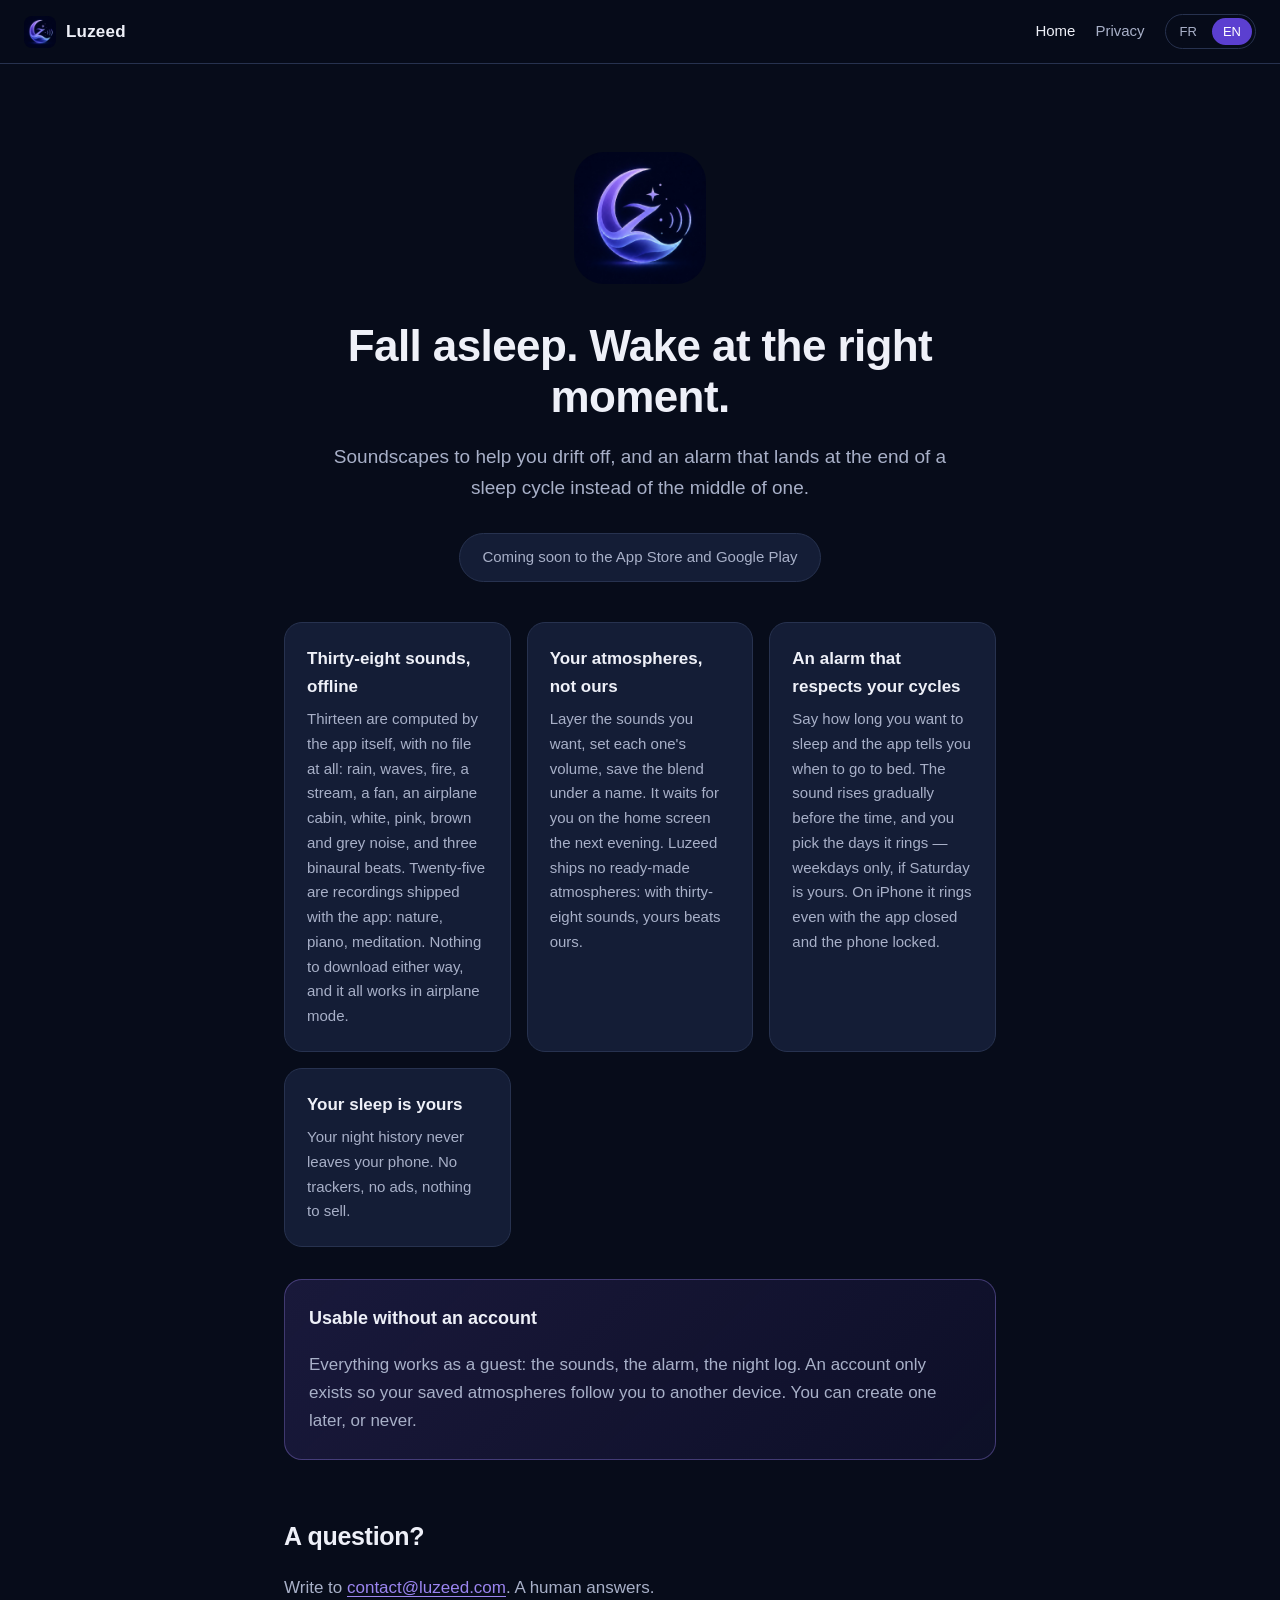
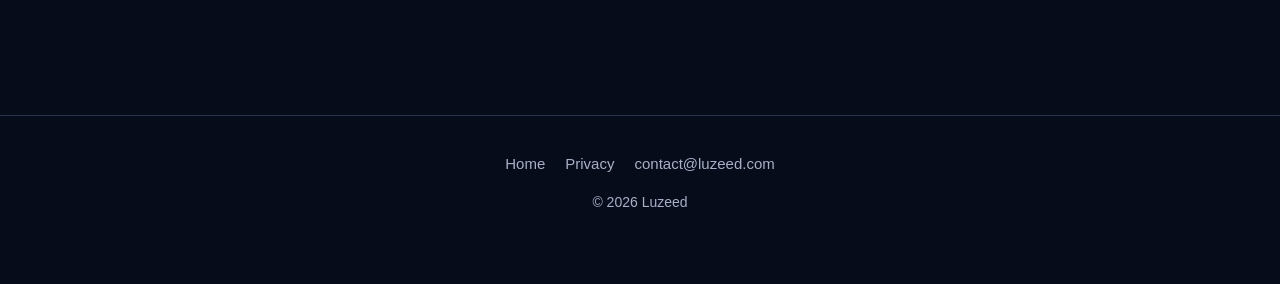
<file: index.html>
<!doctype html>
<html lang="fr">
  <head>
    <meta charset="utf-8" />
    <meta name="viewport" content="width=device-width, initial-scale=1" />
    <title>Luzeed — s'endormir, se réveiller au bon moment</title>
    <meta
      name="description"
      content="Luzeed aide à s'endormir avec des ambiances sonores et à se réveiller au bon moment du cycle de sommeil. Rien ne quitte votre téléphone sans votre accord."
    />
    <link rel="icon" href="icone.png" />
    <link rel="apple-touch-icon" href="icone.png" />
    <link rel="stylesheet" href="style.css" />
    <meta name="theme-color" content="#070c1a" />
    <meta property="og:title" content="Luzeed" />
    <meta
      property="og:description"
      content="S'endormir, se réveiller au bon moment."
    />
    <meta property="og:image" content="icone.png" />
  </head>
  <body data-lang="fr">
    <header>
      <a class="marque" href="index.html">
        <img src="icone.png" alt="" />
        Luzeed
      </a>
      <nav>
        <a href="index.html" aria-current="page">
          <span class="fr">Accueil</span><span class="en">Home</span>
        </a>
        <a href="confidentialite.html">
          <span class="fr">Confidentialité</span><span class="en">Privacy</span>
        </a>
      </nav>
      <div class="langues">
        <button type="button" data-langue="fr" aria-pressed="true">FR</button>
        <button type="button" data-langue="en" aria-pressed="false">EN</button>
      </div>
    </header>

    <main>
      <div class="heros">
        <img src="icone.png" alt="Luzeed" />
        <h1>
          <span class="fr">S'endormir. Se réveiller au bon moment.</span>
          <span class="en">Fall asleep. Wake at the right moment.</span>
        </h1>
        <p class="accroche">
          <span class="fr">
            Des ambiances sonores pour trouver le sommeil, et un réveil qui
            tombe à la fin d'un cycle plutôt qu'en plein milieu.
          </span>
          <span class="en">
            Soundscapes to help you drift off, and an alarm that lands at the
            end of a sleep cycle instead of the middle of one.
          </span>
        </p>
        <span class="bientot">
          <span class="fr">Bientôt sur l'App Store et Google Play</span>
          <span class="en">Coming soon to the App Store and Google Play</span>
        </span>
      </div>

      <div class="cartes">
        <div class="carte">
          <h3>
            <span class="fr">Trente-huit sons, hors ligne</span>
            <span class="en">Thirty-eight sounds, offline</span>
          </h3>
          <p>
            <span class="fr">
              Treize sont calculés par l'app elle-même, sans le moindre fichier :
              pluie, vagues, feu, ruisseau, ventilateur, cabine d'avion, les
              bruits blanc, rose, brun et gris, et trois battements binauraux.
              Vingt-cinq sont des enregistrements livrés avec l'app : nature,
              piano, méditation. Rien à télécharger dans les deux cas, et tout
              marche en mode avion.
            </span>
            <span class="en">
              Thirteen are computed by the app itself, with no file at all: rain,
              waves, fire, a stream, a fan, an airplane cabin, white, pink, brown and grey
              noise, and three binaural beats. Twenty-five are recordings shipped with the
              app: nature, piano, meditation. Nothing to download either way, and
              it all works in airplane mode.
            </span>
          </p>
        </div>
        <div class="carte">
          <h3>
            <span class="fr">Tes ambiances, pas les nôtres</span>
            <span class="en">Your atmospheres, not ours</span>
          </h3>
          <p>
            <span class="fr">
              Superpose les sons que tu veux, règle chacun à son volume,
              enregistre le mélange sous un nom. Il t'attend sur l'accueil au
              prochain soir. Luzeed ne propose aucune ambiance toute faite : à
              trente-huit sons, la tienne vaut mieux que la nôtre.
            </span>
            <span class="en">
              Layer the sounds you want, set each one's volume, save the blend
              under a name. It waits for you on the home screen the next
              evening. Luzeed ships no ready-made atmospheres: with thirty-eight
              sounds, yours beats ours.
            </span>
          </p>
        </div>
        <div class="carte">
          <h3>
            <span class="fr">Un réveil qui respecte tes cycles</span>
            <span class="en">An alarm that respects your cycles</span>
          </h3>
          <p>
            <span class="fr">
              Dis combien de temps tu veux dormir, l'app te dit quand te
              coucher. Le son monte progressivement avant l'heure, et tu choisis
              les jours où il sonne — la semaine seulement, si le samedi
              t'appartient. Sur iPhone, il sonne même app fermée et téléphone
              verrouillé.
            </span>
            <span class="en">
              Say how long you want to sleep and the app tells you when to go to
              bed. The sound rises gradually before the time, and you pick the
              days it rings — weekdays only, if Saturday is yours. On iPhone it
              rings even with the app closed and the phone locked.
            </span>
          </p>
        </div>
        <div class="carte">
          <h3>
            <span class="fr">Ton sommeil t'appartient</span>
            <span class="en">Your sleep is yours</span>
          </h3>
          <p>
            <span class="fr">
              L'historique de tes nuits ne quitte jamais ton téléphone. Aucun
              traceur, aucune publicité, rien à vendre.
            </span>
            <span class="en">
              Your night history never leaves your phone. No trackers, no ads,
              nothing to sell.
            </span>
          </p>
        </div>
      </div>

      <div class="appui">
        <h3 style="margin-top: 0">
          <span class="fr">Utilisable sans compte</span>
          <span class="en">Usable without an account</span>
        </h3>
        <p>
          <span class="fr">
            Tout fonctionne en mode invité : les sons, le réveil, le suivi des
            nuits. Un compte ne sert qu'à retrouver tes ambiances enregistrées
            sur un autre appareil. Tu peux le créer plus tard, ou jamais.
          </span>
          <span class="en">
            Everything works as a guest: the sounds, the alarm, the night log.
            An account only exists so your saved atmospheres follow you to
            another device. You can create one later, or never.
          </span>
        </p>
      </div>

      <h2>
        <span class="fr">Une question ?</span>
        <span class="en">A question?</span>
      </h2>
      <p>
        <span class="fr">
          Écris à <a href="mailto:contact@luzeed.com">contact@luzeed.com</a>. Un
          humain répond.
        </span>
        <span class="en">
          Write to <a href="mailto:contact@luzeed.com">contact@luzeed.com</a>. A
          human answers.
        </span>
      </p>
    </main>

    <footer>
      <nav>
        <a href="index.html">
          <span class="fr">Accueil</span><span class="en">Home</span>
        </a>
        <a href="confidentialite.html">
          <span class="fr">Confidentialité</span><span class="en">Privacy</span>
        </a>
        <a href="mailto:contact@luzeed.com">contact@luzeed.com</a>
      </nav>
      <p>© 2026 Luzeed</p>
    </footer>

    <script src="langue.js"></script>
  </body>
</html>
</file>
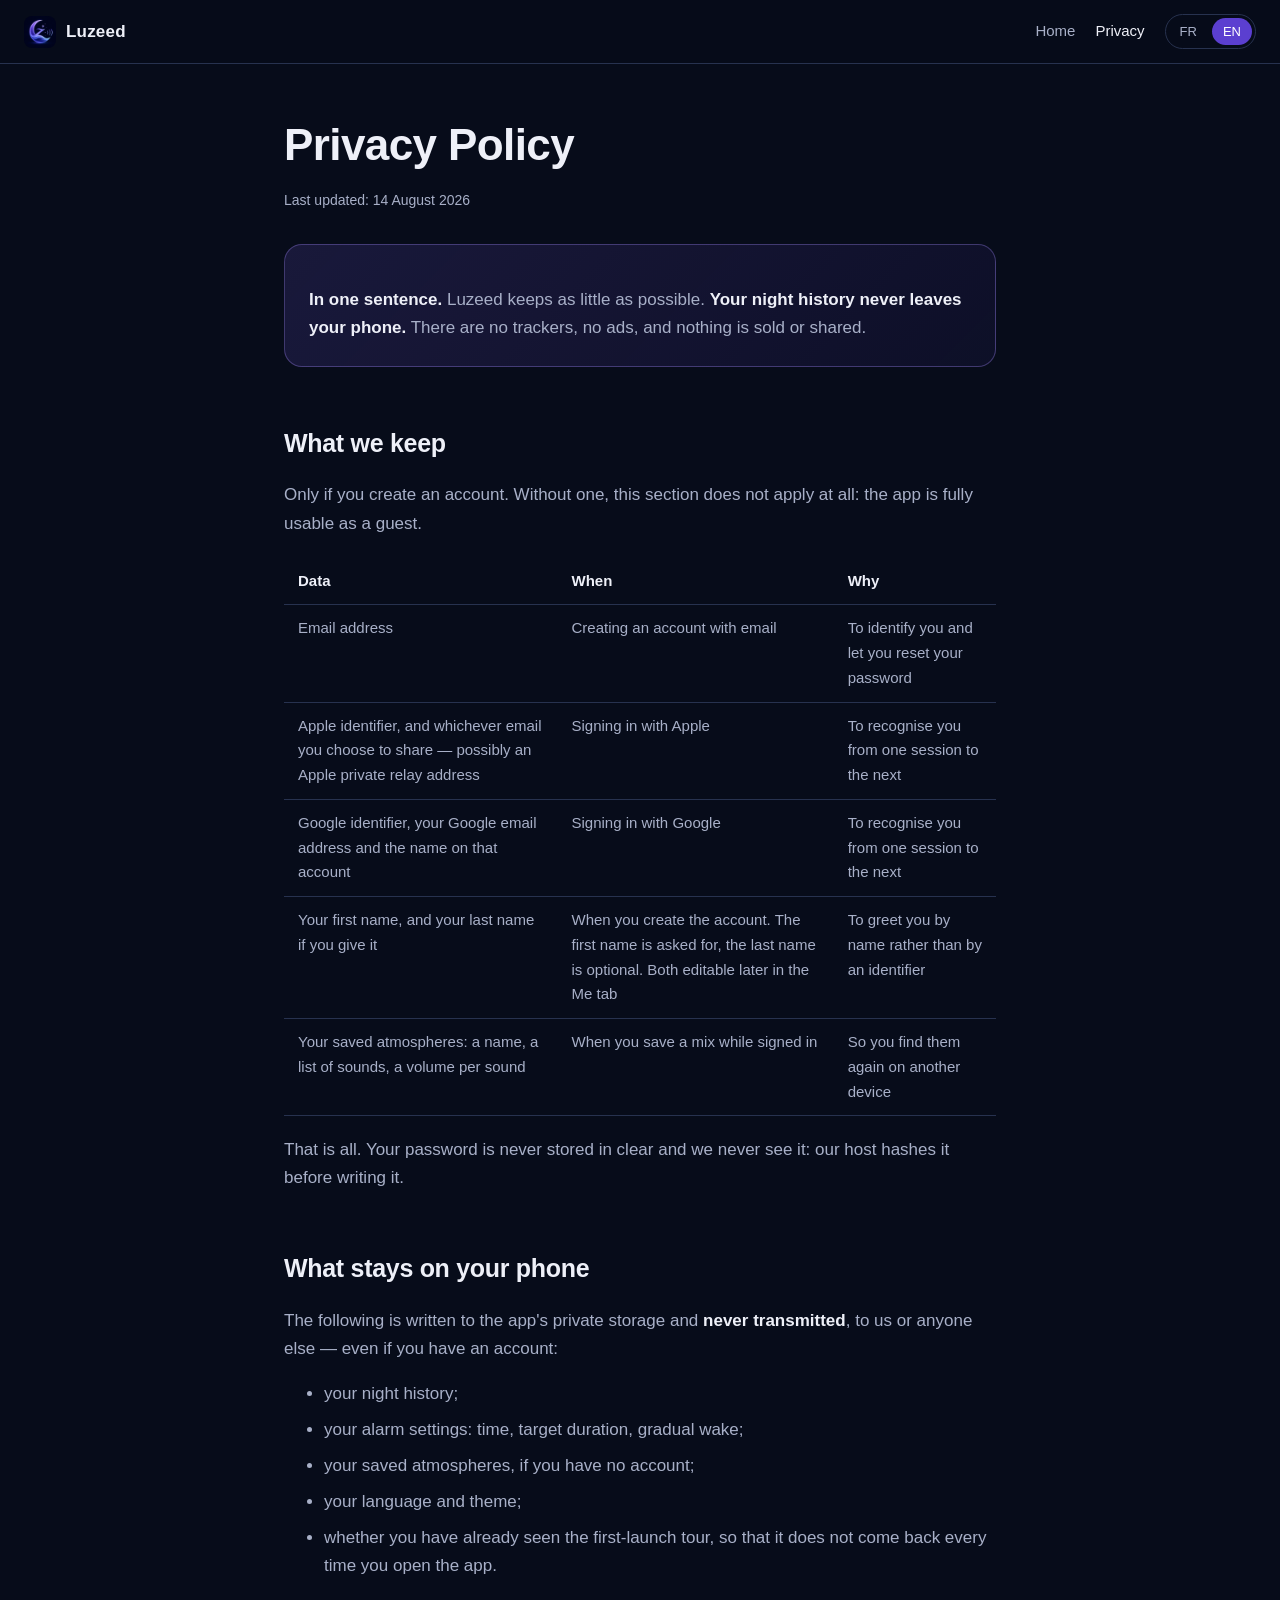
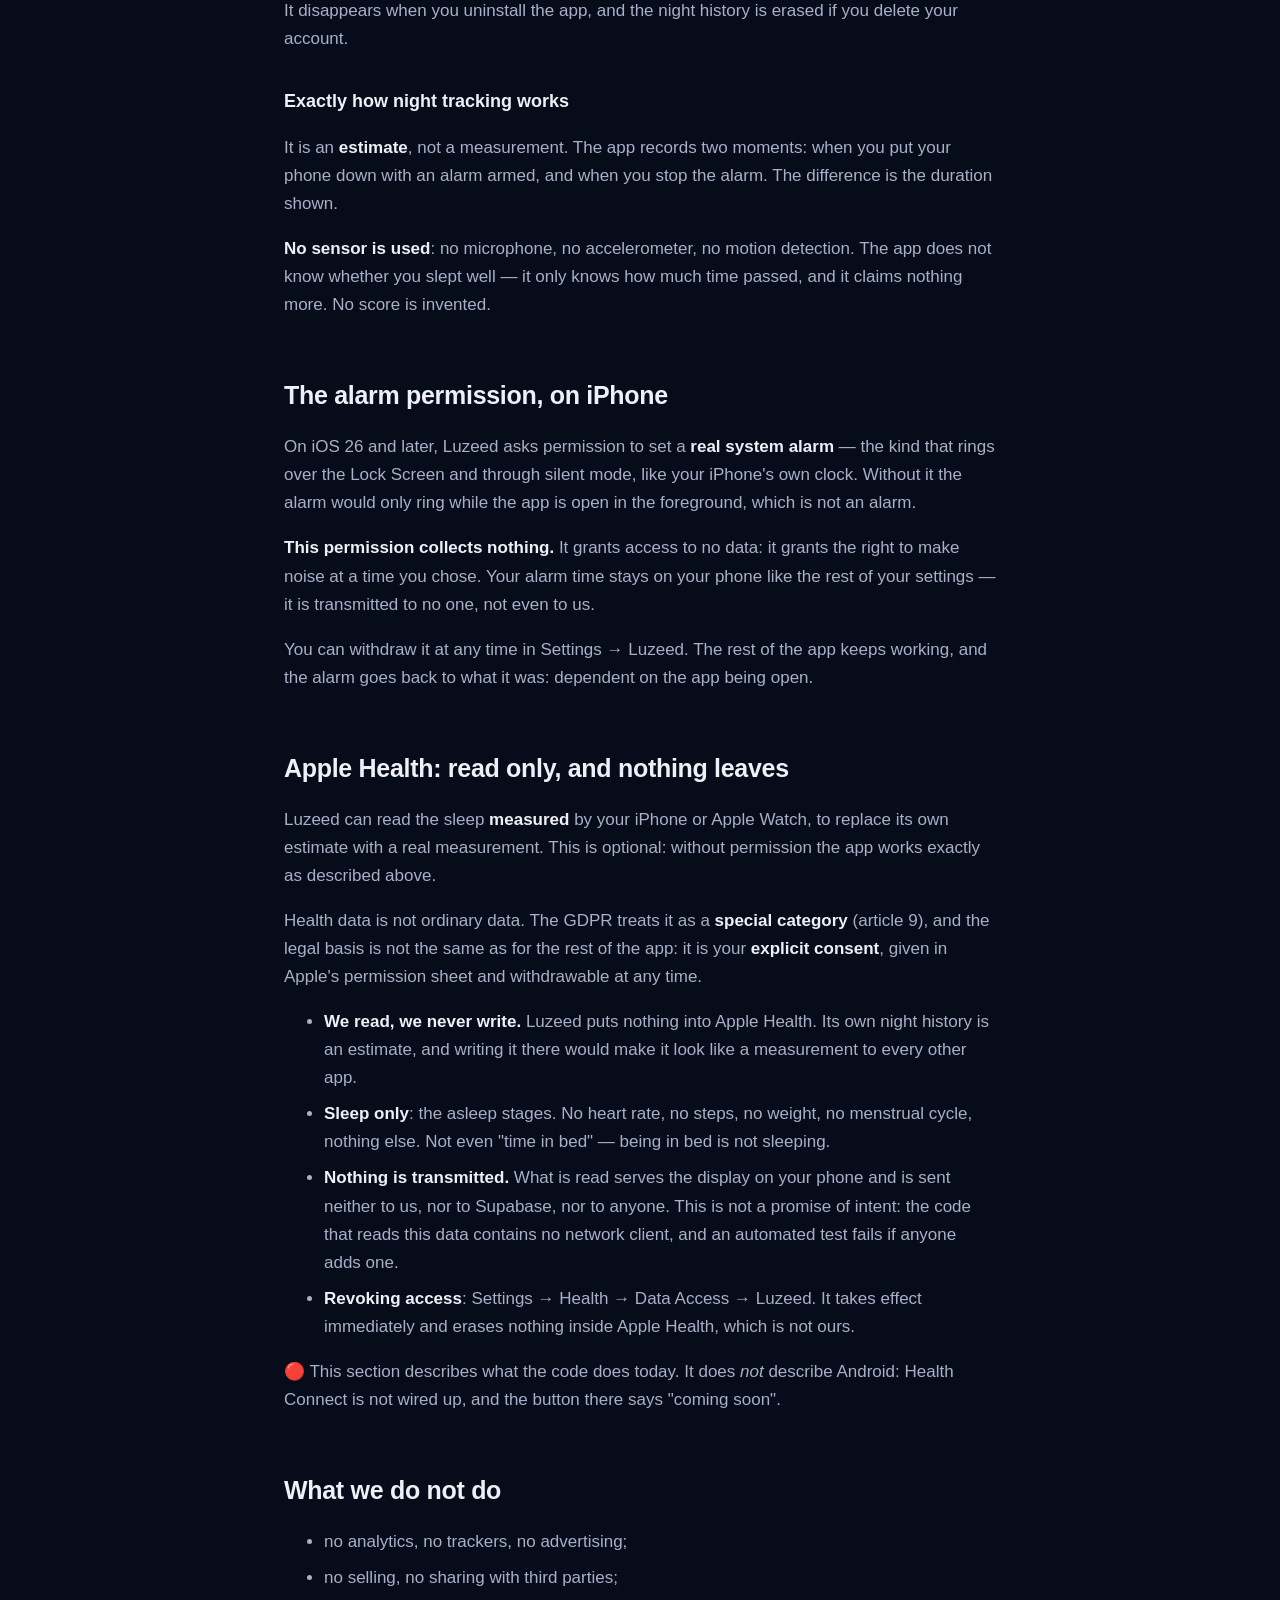
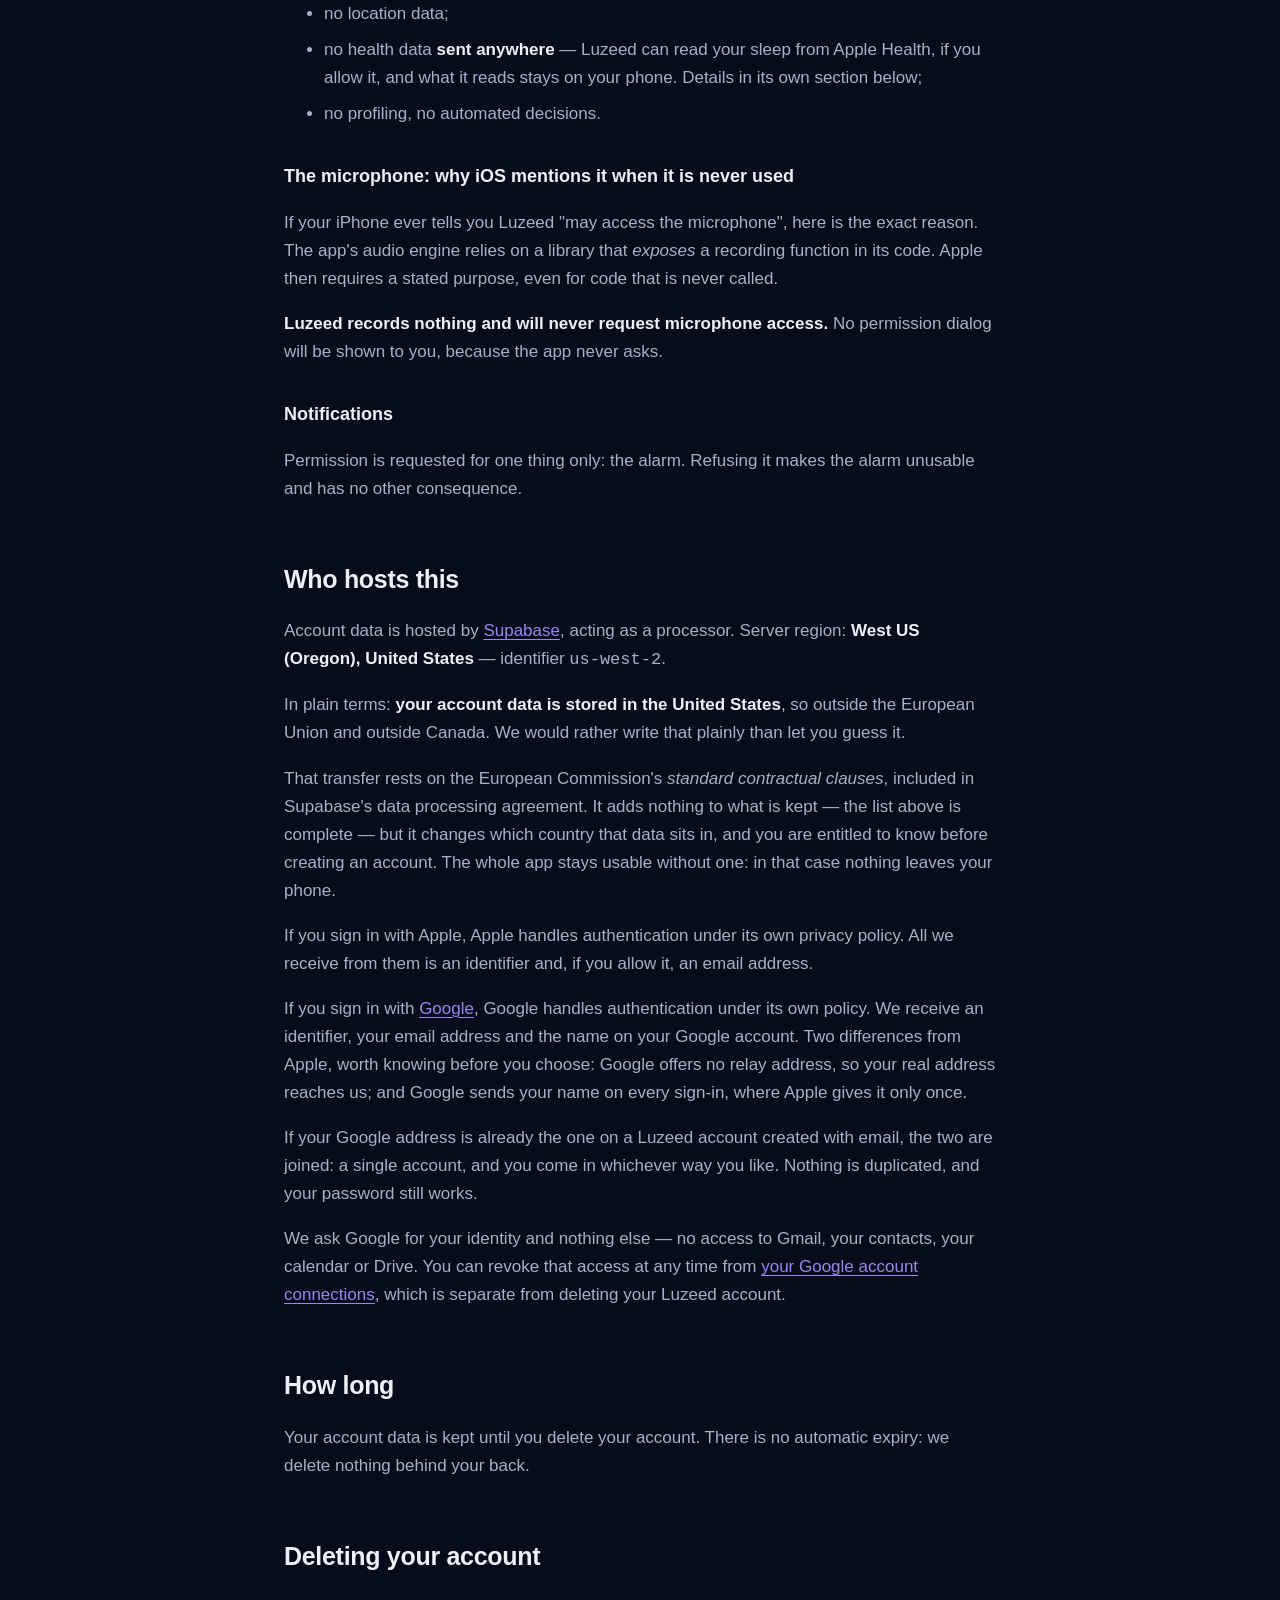
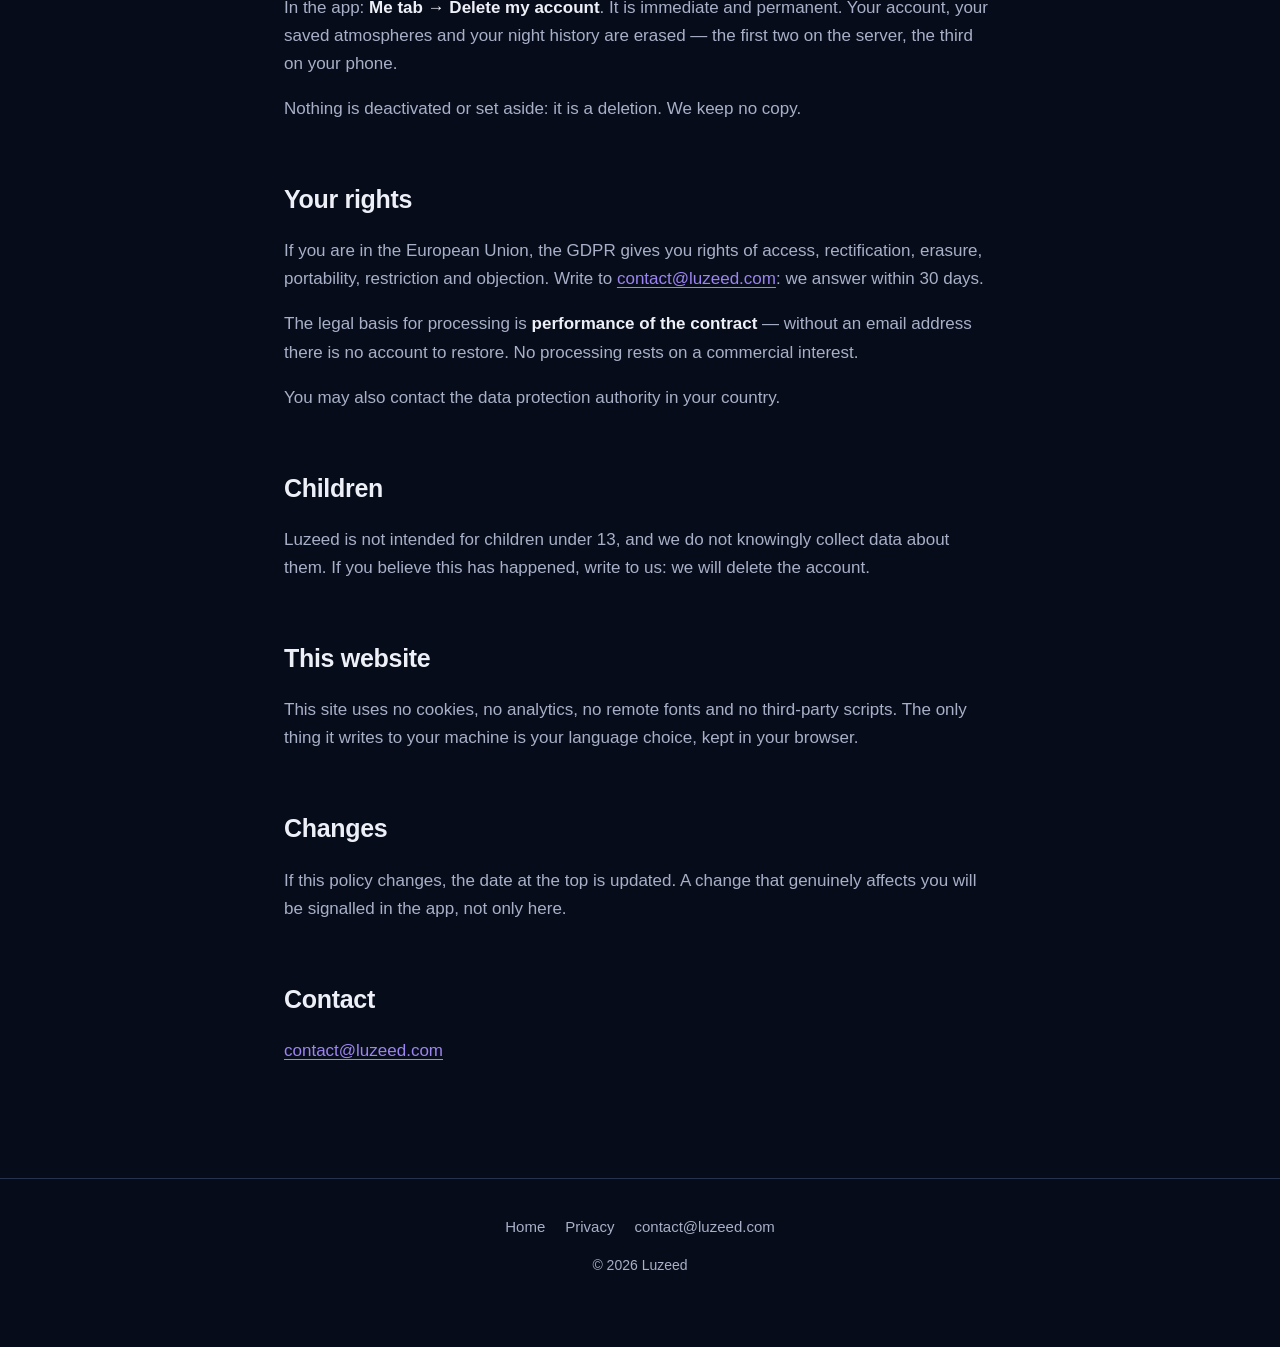
<file: confidentialite.html>
<!doctype html>
<!--
  Région relevée le 11 août 2026 : us-west-2, West US (Oregon), États-Unis.
  Lue dans Supabase → Project Settings → General → Region.

  🔴 C'est HORS Union européenne, et le texte le dit maintenant explicitement
  dans les deux langues. Un transfert hors UE ne s'écrit pas en creux : il lui
  faut un mécanisme nommé — ici les clauses contractuelles types du contrat de
  sous-traitance de Supabase.

  Si la région change un jour, ces deux paragraphes changent avec elle.

  ⚠️ Ne pas écrire ici le nom du marqueur d'avant-publication, même pour dire
  qu'il a disparu : test/privacy_claims_test.dart compte ses occurrences dans
  tout le fichier, commentaires compris, et une mention en prose suffit à faire
  croire que la page n'est pas prête. La même faute a déjà été commise trois
  fois — un test qui interdit une chaîne l'interdit AUSSI dans le texte qui
  parle d'elle.
-->
<html lang="fr">
  <head>
    <meta charset="utf-8" />
    <meta name="viewport" content="width=device-width, initial-scale=1" />
    <title>Luzeed — Politique de confidentialité</title>
    <meta
      name="description"
      content="Ce que Luzeed conserve, ce qui ne quitte jamais votre téléphone, et comment tout supprimer."
    />
    <link rel="icon" href="icone.png" />
    <link rel="apple-touch-icon" href="icone.png" />
    <link rel="stylesheet" href="style.css" />
    <meta name="theme-color" content="#070c1a" />
  </head>
  <body data-lang="fr">
    <header>
      <a class="marque" href="index.html">
        <img src="icone.png" alt="" />
        Luzeed
      </a>
      <nav>
        <a href="index.html">
          <span class="fr">Accueil</span><span class="en">Home</span>
        </a>
        <a href="confidentialite.html" aria-current="page">
          <span class="fr">Confidentialité</span><span class="en">Privacy</span>
        </a>
      </nav>
      <div class="langues">
        <button type="button" data-langue="fr" aria-pressed="true">FR</button>
        <button type="button" data-langue="en" aria-pressed="false">EN</button>
      </div>
    </header>

    <main>
      <!-- ============================== FRANÇAIS ============================== -->
      <div class="fr">
        <h1>Politique de confidentialité</h1>
        <p class="date">Dernière mise à jour : 14 août 2026</p>

        <div class="appui">
          <p>
            <strong>En une phrase.</strong> Luzeed garde le moins de choses
            possible. <strong>L'historique de tes nuits ne quitte jamais ton
            téléphone.</strong> Il n'y a aucun traceur, aucune publicité, et
            rien n'est vendu ni partagé.
          </p>
        </div>

        <h2>Ce que nous conservons</h2>
        <p>
          Uniquement si tu crées un compte. Sans compte, cette section ne
          s'applique pas du tout : l'app est entièrement utilisable en mode
          invité.
        </p>

        <table>
          <thead>
            <tr>
              <th>Donnée</th>
              <th>Quand</th>
              <th>Pourquoi</th>
            </tr>
          </thead>
          <tbody>
            <tr>
              <td>Adresse e-mail</td>
              <td>Création d'un compte par e-mail</td>
              <td>T'identifier et te permettre de réinitialiser ton mot de passe</td>
            </tr>
            <tr>
              <td>
                Identifiant Apple, et l'adresse e-mail que tu choisis de
                partager — éventuellement une adresse de relais privé Apple
              </td>
              <td>Connexion avec Apple</td>
              <td>T'identifier d'une session à l'autre</td>
            </tr>
            <tr>
              <td>
                Identifiant Google, ton adresse e-mail Google et le nom associé
                à ce compte
              </td>
              <td>Connexion avec Google</td>
              <td>T'identifier d'une session à l'autre</td>
            </tr>
            <tr>
              <td>Ton prénom, et ton nom si tu le donnes</td>
              <td>
                À la création du compte. Le prénom est demandé, le nom de
                famille est facultatif. Modifiables ensuite dans l'onglet Moi
              </td>
              <td>Te saluer par ton nom plutôt que par un identifiant</td>
            </tr>
            <tr>
              <td>Tes ambiances enregistrées : un nom, une liste de sons, un volume par son</td>
              <td>Quand tu enregistres un mélange en étant connecté</td>
              <td>Les retrouver sur un autre appareil</td>
            </tr>
          </tbody>
        </table>

        <p>
          C'est tout. Ton mot de passe n'est jamais conservé en clair et nous ne
          le voyons pas : il est haché par notre hébergeur avant d'être écrit.
        </p>

        <h2>Ce qui reste sur ton téléphone</h2>
        <p>
          Ces informations sont écrites dans le stockage privé de l'app et
          <strong>ne sont jamais transmises</strong>, ni à nous ni à personne —
          même si tu as un compte :
        </p>
        <ul>
          <li>l'historique de tes nuits ;</li>
          <li>tes réglages de réveil : heure, durée cible, réveil progressif ;</li>
          <li>tes ambiances enregistrées, si tu n'as pas de compte ;</li>
          <li>ta langue et ton thème ;</li>
          <li>
            le fait que tu as déjà vu la présentation du premier lancement, pour
            qu'elle ne revienne pas à chaque ouverture.
          </li>
        </ul>
        <p>
          Elles disparaissent quand tu désinstalles l'app, et l'historique des
          nuits est effacé si tu supprimes ton compte.
        </p>

        <h3>Comment le suivi des nuits fonctionne, exactement</h3>
        <p>
          C'est une <strong>estimation</strong>, pas une mesure. L'app note deux
          instants : celui où tu poses ton téléphone alors qu'un réveil est
          armé, et celui où tu arrêtes la sonnerie. La différence est la durée
          affichée.
        </p>
        <p>
          <strong>Aucun capteur n'est utilisé</strong> : ni micro, ni
          accéléromètre, ni détection de mouvement. L'app ne sait pas si tu as
          bien dormi — elle sait seulement combien de temps s'est écoulé, et
          elle ne prétend pas autre chose. Aucun score n'est inventé.
        </p>

        <h2>L'autorisation d'alarme, sur iPhone</h2>
        <p>
          Sur iOS 26 et suivants, Luzeed demande l'autorisation de poser une
          <strong>vraie alarme système</strong> — celle qui sonne par-dessus
          l'écran verrouillé et le mode silencieux, comme l'horloge de ton
          iPhone. Sans elle, le réveil ne sonnerait qu'en gardant l'app ouverte
          au premier plan, ce qui n'est pas un réveil.
        </p>
        <p>
          <strong>Cette autorisation ne collecte rien.</strong> Elle ne donne
          accès à aucune donnée : elle donne le droit de faire du bruit à une
          heure que tu as choisie. L'heure de ton réveil reste sur ton téléphone,
          comme le reste de tes réglages — elle n'est transmise à personne, pas
          même à nous.
        </p>
        <p>
          Tu peux la retirer à tout moment dans Réglages → Luzeed. Le reste de
          l'app continue de fonctionner, et le réveil redevient ce qu'il était :
          dépendant de l'app ouverte.
        </p>

        <h2>Apple Health : lecture seule, et rien ne sort</h2>
        <p>
          Luzeed peut lire le sommeil <strong>mesuré</strong> par ton iPhone ou
          ton Apple Watch, pour remplacer son estimation par une vraie mesure.
          C'est facultatif : sans autorisation, l'app fonctionne exactement comme
          décrit ci-dessus.
        </p>
        <p>
          Une donnée de santé n'est pas une donnée ordinaire. Le RGPD en fait une
          <strong>catégorie particulière</strong> (article 9), et la base
          juridique n'est pas la même que pour le reste de l'app : c'est ton
          <strong>consentement explicite</strong>, donné dans la feuille
          d'autorisation d'Apple, et retirable à tout moment.
        </p>
        <ul>
          <li>
            <strong>Nous lisons, nous n'écrivons jamais.</strong> Luzeed ne
            dépose rien dans Apple Health. Son propre journal des nuits est une
            estimation, et l'écrire là-bas la ferait passer pour une mesure aux
            yeux des autres apps.
          </li>
          <li>
            <strong>Uniquement le sommeil</strong> : les phases endormies. Ni
            rythme cardiaque, ni pas, ni poids, ni cycle menstruel, ni quoi que
            ce soit d'autre. Et pas même le « temps au lit » — être au lit n'est
            pas dormir.
          </li>
          <li>
            <strong>Rien n'est transmis.</strong> Ce qui est lu sert à l'affichage
            sur ton téléphone et n'est envoyé ni à nous, ni à Supabase, ni à
            personne. Ce n'est pas une intention : le code qui lit ces données ne
            contient aucun client réseau, et un test automatique échoue si
            quelqu'un en ajoute un.
          </li>
          <li>
            <strong>Retirer l'accès</strong> : Réglages → Santé → Accès aux
            données → Luzeed. Le retrait est immédiat et n'efface rien dans Apple
            Health, qui ne nous appartient pas.
          </li>
        </ul>
        <p>
          🔴 Cette section décrit ce que le code fait aujourd'hui. Elle ne décrit
          <em>pas</em> Android : Health Connect n'est pas branché, et le bouton y
          annonce « bientôt ».
        </p>

        <h2>Ce que nous ne faisons pas</h2>
        <ul>
          <li>aucune analyse d'audience, aucun traceur, aucune publicité ;</li>
          <li>aucune revente, aucun partage avec des tiers ;</li>
          <li>aucune donnée de localisation ;</li>
          <li>
            aucune donnée de santé <strong>envoyée où que ce soit</strong> —
            Luzeed peut lire ton sommeil dans Apple Health, si tu l'autorises,
            et ce qu'elle y lit reste sur ton téléphone. Le détail est plus bas,
            dans sa propre section ;
          </li>
          <li>aucun profilage, aucune décision automatisée.</li>
        </ul>

        <h3>Le micro : pourquoi iOS le mentionne alors qu'il n'est pas utilisé</h3>
        <p>
          Si ton iPhone affiche un jour que Luzeed « peut accéder au micro »,
          voici la raison exacte. Le moteur audio de l'app s'appuie sur une
          bibliothèque qui <em>expose</em> une fonction d'enregistrement dans
          son code. Apple exige alors une mention, même pour du code qui n'est
          jamais appelé.
        </p>
        <p>
          <strong>Luzeed n'enregistre rien et ne demandera jamais l'accès au
          micro.</strong> Aucune boîte de dialogue d'autorisation ne te sera
          présentée, parce que l'app ne fait jamais la demande.
        </p>

        <h3>Les notifications</h3>
        <p>
          L'autorisation est demandée pour une seule chose : le réveil. La
          refuser rend le réveil inutilisable, et n'a aucune autre conséquence.
        </p>

        <h2>Qui héberge</h2>
        <p>
          Les données de compte sont hébergées par
          <a href="https://supabase.com/privacy" rel="noreferrer">Supabase</a>,
          qui agit comme sous-traitant. Région du serveur :
          <strong>West US (Oregon), États-Unis</strong> — identifiant
          <code>us-west-2</code>.
        </p>
        <p>
          Autrement dit : <strong>tes données de compte sont stockées aux
          États-Unis</strong>, donc en dehors de l'Union européenne et en dehors
          du Canada. Nous préférons l'écrire clairement plutôt que de le laisser
          deviner.
        </p>
        <p>
          Ce transfert repose sur les <em>clauses contractuelles types</em> de la
          Commission européenne, prévues au contrat de sous-traitance de
          Supabase. Concrètement, ça n'ajoute rien à ce qui est conservé — la
          liste ci-dessus est complète — mais ça change le pays où ces données
          reposent, et tu as le droit de le savoir avant de créer un compte.
          L'app entière reste utilisable sans compte : dans ce cas, rien ne
          quitte ton téléphone.
        </p>
        <p>
          Si tu te connectes avec Apple, Apple gère l'authentification selon sa
          propre politique de confidentialité. Nous ne recevons de sa part qu'un
          identifiant et, si tu l'acceptes, une adresse e-mail.
        </p>
        <p>
          Si tu te connectes avec
          <a href="https://policies.google.com/privacy" rel="noreferrer">Google</a>,
          Google gère l'authentification selon sa propre politique. Nous
          recevons un identifiant, ton adresse e-mail et le nom de ton compte
          Google. Deux différences avec Apple, qu'il faut connaître avant de
          choisir : Google ne propose pas d'adresse de relais, donc c'est ta
          vraie adresse qui nous parvient ; et Google transmet ton nom à chaque
          connexion, là où Apple ne le donne qu'une seule fois.
        </p>
        <p>
          Si l'adresse de ton compte Google est déjà celle d'un compte Luzeed
          créé par e-mail, les deux se rejoignent : un seul compte, et tu entres
          par le chemin que tu veux. Rien n'est dupliqué, et ton mot de passe
          reste valable.
        </p>
        <p>
          Nous ne demandons à Google que ton identité — aucun accès à Gmail, à
          tes contacts, à ton agenda ni à Drive. Tu peux retirer cet accès à
          tout moment depuis
          <a href="https://myaccount.google.com/connections" rel="noreferrer">les connexions de ton compte Google</a>,
          ce qui est indépendant de la suppression de ton compte Luzeed.
        </p>

        <h2>Combien de temps</h2>
        <p>
          Tes données de compte sont conservées jusqu'à ce que tu supprimes ton
          compte. Il n'y a pas de durée automatique : nous ne supprimons rien
          dans ton dos.
        </p>

        <h2>Supprimer ton compte</h2>
        <p>
          Depuis l'app : <strong>onglet Moi → Supprimer mon compte</strong>.
          C'est immédiat et définitif. Ton compte, tes ambiances enregistrées et
          ton historique de nuits sont effacés — le premier et les deuxièmes sur
          le serveur, le troisième sur ton téléphone.
        </p>
        <p>
          Rien n'est désactivé ni mis de côté : c'est une suppression. Nous ne
          gardons aucune copie.
        </p>

        <h2>Tes droits</h2>
        <p>
          Si tu es dans l'Union européenne, le RGPD te donne un droit d'accès,
          de rectification, d'effacement, de portabilité, de limitation et
          d'opposition. Écris à
          <a href="mailto:contact@luzeed.com">contact@luzeed.com</a> : nous
          répondons sous 30 jours.
        </p>
        <p>
          La base juridique du traitement est l'<strong>exécution du
          contrat</strong> — sans adresse e-mail, il n'y a pas de compte à
          retrouver. Aucun traitement ne repose sur un intérêt commercial.
        </p>
        <p>
          Tu peux aussi saisir l'autorité de protection des données de ton pays.
        </p>

        <h2>Les enfants</h2>
        <p>
          Luzeed n'est pas destinée aux enfants de moins de 13 ans, et nous ne
          collectons pas sciemment de données les concernant. Si tu penses que
          c'est arrivé, écris-nous : nous supprimerons le compte.
        </p>

        <h2>Ce site</h2>
        <p>
          Ce site n'utilise ni cookie, ni analyse d'audience, ni police
          distante, ni script tiers. La seule chose qu'il écrit sur ta machine
          est ton choix de langue, gardé dans ton navigateur.
        </p>

        <h2>Changements</h2>
        <p>
          Si cette politique change, la date en haut de page est mise à jour. Un
          changement qui te concerne réellement te sera signalé dans l'app, pas
          seulement ici.
        </p>

        <h2>Contact</h2>
        <p>
          <a href="mailto:contact@luzeed.com">contact@luzeed.com</a>
        </p>
      </div>

      <!-- ============================== ENGLISH =============================== -->
      <div class="en">
        <h1>Privacy Policy</h1>
        <p class="date">Last updated: 14 August 2026</p>

        <div class="appui">
          <p>
            <strong>In one sentence.</strong> Luzeed keeps as little as
            possible. <strong>Your night history never leaves your
            phone.</strong> There are no trackers, no ads, and nothing is sold
            or shared.
          </p>
        </div>

        <h2>What we keep</h2>
        <p>
          Only if you create an account. Without one, this section does not
          apply at all: the app is fully usable as a guest.
        </p>

        <table>
          <thead>
            <tr>
              <th>Data</th>
              <th>When</th>
              <th>Why</th>
            </tr>
          </thead>
          <tbody>
            <tr>
              <td>Email address</td>
              <td>Creating an account with email</td>
              <td>To identify you and let you reset your password</td>
            </tr>
            <tr>
              <td>
                Apple identifier, and whichever email you choose to share —
                possibly an Apple private relay address
              </td>
              <td>Signing in with Apple</td>
              <td>To recognise you from one session to the next</td>
            </tr>
            <tr>
              <td>
                Google identifier, your Google email address and the name on
                that account
              </td>
              <td>Signing in with Google</td>
              <td>To recognise you from one session to the next</td>
            </tr>
            <tr>
              <td>Your first name, and your last name if you give it</td>
              <td>
                When you create the account. The first name is asked for, the
                last name is optional. Both editable later in the Me tab
              </td>
              <td>To greet you by name rather than by an identifier</td>
            </tr>
            <tr>
              <td>Your saved atmospheres: a name, a list of sounds, a volume per sound</td>
              <td>When you save a mix while signed in</td>
              <td>So you find them again on another device</td>
            </tr>
          </tbody>
        </table>

        <p>
          That is all. Your password is never stored in clear and we never see
          it: our host hashes it before writing it.
        </p>

        <h2>What stays on your phone</h2>
        <p>
          The following is written to the app's private storage and
          <strong>never transmitted</strong>, to us or anyone else — even if you
          have an account:
        </p>
        <ul>
          <li>your night history;</li>
          <li>your alarm settings: time, target duration, gradual wake;</li>
          <li>your saved atmospheres, if you have no account;</li>
          <li>your language and theme;</li>
          <li>
            whether you have already seen the first-launch tour, so that it does
            not come back every time you open the app.
          </li>
        </ul>
        <p>
          It disappears when you uninstall the app, and the night history is
          erased if you delete your account.
        </p>

        <h3>Exactly how night tracking works</h3>
        <p>
          It is an <strong>estimate</strong>, not a measurement. The app records
          two moments: when you put your phone down with an alarm armed, and
          when you stop the alarm. The difference is the duration shown.
        </p>
        <p>
          <strong>No sensor is used</strong>: no microphone, no accelerometer,
          no motion detection. The app does not know whether you slept well — it
          only knows how much time passed, and it claims nothing more. No score
          is invented.
        </p>

        <h2>The alarm permission, on iPhone</h2>
        <p>
          On iOS 26 and later, Luzeed asks permission to set a <strong>real
          system alarm</strong> — the kind that rings over the Lock Screen and
          through silent mode, like your iPhone's own clock. Without it the alarm
          would only ring while the app is open in the foreground, which is not
          an alarm.
        </p>
        <p>
          <strong>This permission collects nothing.</strong> It grants access to
          no data: it grants the right to make noise at a time you chose. Your
          alarm time stays on your phone like the rest of your settings — it is
          transmitted to no one, not even to us.
        </p>
        <p>
          You can withdraw it at any time in Settings → Luzeed. The rest of the
          app keeps working, and the alarm goes back to what it was: dependent on
          the app being open.
        </p>

        <h2>Apple Health: read only, and nothing leaves</h2>
        <p>
          Luzeed can read the sleep <strong>measured</strong> by your iPhone or
          Apple Watch, to replace its own estimate with a real measurement. This
          is optional: without permission the app works exactly as described
          above.
        </p>
        <p>
          Health data is not ordinary data. The GDPR treats it as a
          <strong>special category</strong> (article 9), and the legal basis is
          not the same as for the rest of the app: it is your
          <strong>explicit consent</strong>, given in Apple's permission sheet
          and withdrawable at any time.
        </p>
        <ul>
          <li>
            <strong>We read, we never write.</strong> Luzeed puts nothing into
            Apple Health. Its own night history is an estimate, and writing it
            there would make it look like a measurement to every other app.
          </li>
          <li>
            <strong>Sleep only</strong>: the asleep stages. No heart rate, no
            steps, no weight, no menstrual cycle, nothing else. Not even "time in
            bed" — being in bed is not sleeping.
          </li>
          <li>
            <strong>Nothing is transmitted.</strong> What is read serves the
            display on your phone and is sent neither to us, nor to Supabase, nor
            to anyone. This is not a promise of intent: the code that reads this
            data contains no network client, and an automated test fails if
            anyone adds one.
          </li>
          <li>
            <strong>Revoking access</strong>: Settings → Health → Data Access →
            Luzeed. It takes effect immediately and erases nothing inside Apple
            Health, which is not ours.
          </li>
        </ul>
        <p>
          🔴 This section describes what the code does today. It does
          <em>not</em> describe Android: Health Connect is not wired up, and the
          button there says "coming soon".
        </p>

        <h2>What we do not do</h2>
        <ul>
          <li>no analytics, no trackers, no advertising;</li>
          <li>no selling, no sharing with third parties;</li>
          <li>no location data;</li>
          <li>
            no health data <strong>sent anywhere</strong> — Luzeed can read your
            sleep from Apple Health, if you allow it, and what it reads stays on
            your phone. Details in its own section below;
          </li>
          <li>no profiling, no automated decisions.</li>
        </ul>

        <h3>The microphone: why iOS mentions it when it is never used</h3>
        <p>
          If your iPhone ever tells you Luzeed "may access the microphone", here
          is the exact reason. The app's audio engine relies on a library that
          <em>exposes</em> a recording function in its code. Apple then requires
          a stated purpose, even for code that is never called.
        </p>
        <p>
          <strong>Luzeed records nothing and will never request microphone
          access.</strong> No permission dialog will be shown to you, because
          the app never asks.
        </p>

        <h3>Notifications</h3>
        <p>
          Permission is requested for one thing only: the alarm. Refusing it
          makes the alarm unusable and has no other consequence.
        </p>

        <h2>Who hosts this</h2>
        <p>
          Account data is hosted by
          <a href="https://supabase.com/privacy" rel="noreferrer">Supabase</a>,
          acting as a processor. Server region:
          <strong>West US (Oregon), United States</strong> — identifier
          <code>us-west-2</code>.
        </p>
        <p>
          In plain terms: <strong>your account data is stored in the United
          States</strong>, so outside the European Union and outside Canada. We
          would rather write that plainly than let you guess it.
        </p>
        <p>
          That transfer rests on the European Commission's <em>standard
          contractual clauses</em>, included in Supabase's data processing
          agreement. It adds nothing to what is kept — the list above is
          complete — but it changes which country that data sits in, and you are
          entitled to know before creating an account. The whole app stays usable
          without one: in that case nothing leaves your phone.
        </p>
        <p>
          If you sign in with Apple, Apple handles authentication under its own
          privacy policy. All we receive from them is an identifier and, if you
          allow it, an email address.
        </p>
        <p>
          If you sign in with
          <a href="https://policies.google.com/privacy" rel="noreferrer">Google</a>,
          Google handles authentication under its own policy. We receive an
          identifier, your email address and the name on your Google account.
          Two differences from Apple, worth knowing before you choose: Google
          offers no relay address, so your real address reaches us; and Google
          sends your name on every sign-in, where Apple gives it only once.
        </p>
        <p>
          If your Google address is already the one on a Luzeed account created
          with email, the two are joined: a single account, and you come in
          whichever way you like. Nothing is duplicated, and your password still
          works.
        </p>
        <p>
          We ask Google for your identity and nothing else — no access to Gmail,
          your contacts, your calendar or Drive. You can revoke that access at
          any time from
          <a href="https://myaccount.google.com/connections" rel="noreferrer">your Google account connections</a>,
          which is separate from deleting your Luzeed account.
        </p>

        <h2>How long</h2>
        <p>
          Your account data is kept until you delete your account. There is no
          automatic expiry: we delete nothing behind your back.
        </p>

        <h2>Deleting your account</h2>
        <p>
          In the app: <strong>Me tab → Delete my account</strong>. It is
          immediate and permanent. Your account, your saved atmospheres and your
          night history are erased — the first two on the server, the third on
          your phone.
        </p>
        <p>
          Nothing is deactivated or set aside: it is a deletion. We keep no
          copy.
        </p>

        <h2>Your rights</h2>
        <p>
          If you are in the European Union, the GDPR gives you rights of access,
          rectification, erasure, portability, restriction and objection. Write
          to <a href="mailto:contact@luzeed.com">contact@luzeed.com</a>: we
          answer within 30 days.
        </p>
        <p>
          The legal basis for processing is <strong>performance of the
          contract</strong> — without an email address there is no account to
          restore. No processing rests on a commercial interest.
        </p>
        <p>
          You may also contact the data protection authority in your country.
        </p>

        <h2>Children</h2>
        <p>
          Luzeed is not intended for children under 13, and we do not knowingly
          collect data about them. If you believe this has happened, write to
          us: we will delete the account.
        </p>

        <h2>This website</h2>
        <p>
          This site uses no cookies, no analytics, no remote fonts and no
          third-party scripts. The only thing it writes to your machine is your
          language choice, kept in your browser.
        </p>

        <h2>Changes</h2>
        <p>
          If this policy changes, the date at the top is updated. A change that
          genuinely affects you will be signalled in the app, not only here.
        </p>

        <h2>Contact</h2>
        <p>
          <a href="mailto:contact@luzeed.com">contact@luzeed.com</a>
        </p>
      </div>
    </main>

    <footer>
      <nav>
        <a href="index.html">
          <span class="fr">Accueil</span><span class="en">Home</span>
        </a>
        <a href="confidentialite.html">
          <span class="fr">Confidentialité</span><span class="en">Privacy</span>
        </a>
        <a href="mailto:contact@luzeed.com">contact@luzeed.com</a>
      </nav>
      <p>© 2026 Luzeed</p>
    </footer>

    <script src="langue.js"></script>
  </body>
</html>
</file>
<file: style.css>
/* Luzeed — site public.
 *
 * Palette reprise à l'identique de `lib/core/theme/app_theme.dart` : le site
 * et l'app doivent se ressembler, sinon la page de confidentialité a l'air
 * d'appartenir à quelqu'un d'autre.
 *
 * Aucune dépendance : ni police distante, ni framework, ni script tiers. Une
 * page de politique de confidentialité qui chargerait un CDN se contredirait
 * elle-même — chaque requête sortante est une donnée qui fuit.
 */

:root {
  --nuit-profonde: #070c1a;
  --nuit-base: #0c1428;
  --nuit-surface: #141d36;
  --nuit-bordure: #27324f;
  --violet: #7c5ce8;
  --violet-clair: #9b85f0;
  --violet-profond: #5b3fd0;
  --texte: #eef0f8;
  --texte-doux: #a8b0c8;
  --largeur: 760px;
}

* {
  box-sizing: border-box;
}

html {
  scroll-behavior: smooth;
}

body {
  margin: 0;
  background: var(--nuit-profonde);
  color: var(--texte);
  font-family: -apple-system, BlinkMacSystemFont, "Segoe UI", Roboto,
    "Helvetica Neue", Arial, sans-serif;
  font-size: 17px;
  line-height: 1.65;
  -webkit-font-smoothing: antialiased;
}

/* Bascule de langue. Une seule règle, et tout le contenu de l'autre langue
 * disparaît — y compris pour un lecteur d'écran, qui ne doit pas lire la page
 * deux fois. */
body[data-lang="fr"] .en,
body[data-lang="en"] .fr {
  display: none !important;
}

a {
  color: var(--violet-clair);
  text-decoration-thickness: 1px;
  text-underline-offset: 3px;
}

a:hover {
  color: var(--texte);
}

/* ------------------------------------------------------------------ En-tête */

header {
  position: sticky;
  top: 0;
  z-index: 10;
  display: flex;
  align-items: center;
  gap: 20px;
  padding: 14px 24px;
  background: rgba(7, 12, 26, 0.88);
  backdrop-filter: blur(12px);
  border-bottom: 1px solid var(--nuit-bordure);
}

.marque {
  display: flex;
  align-items: center;
  gap: 10px;
  font-weight: 600;
  letter-spacing: 0.2px;
  color: var(--texte);
  text-decoration: none;
  margin-right: auto;
}

.marque img {
  width: 32px;
  height: 32px;
  border-radius: 8px;
}

nav {
  display: flex;
  gap: 20px;
  align-items: center;
  font-size: 15px;
}

nav a {
  color: var(--texte-doux);
  text-decoration: none;
}

nav a:hover,
nav a[aria-current="page"] {
  color: var(--texte);
}

.langues {
  display: flex;
  gap: 4px;
  border: 1px solid var(--nuit-bordure);
  border-radius: 999px;
  padding: 3px;
}

.langues button {
  border: 0;
  background: none;
  color: var(--texte-doux);
  font: inherit;
  font-size: 13px;
  padding: 3px 11px;
  border-radius: 999px;
  cursor: pointer;
}

.langues button[aria-pressed="true"] {
  background: var(--violet-profond);
  color: #fff;
}

/* -------------------------------------------------------------------- Corps */

main {
  max-width: var(--largeur);
  margin: 0 auto;
  padding: 56px 24px 96px;
}

.heros {
  text-align: center;
  padding: 32px 0 8px;
}

.heros img {
  width: 132px;
  height: 132px;
  border-radius: 30px;
  margin-bottom: 28px;
}

h1 {
  font-size: clamp(30px, 6vw, 44px);
  line-height: 1.15;
  letter-spacing: -0.6px;
  margin: 0 0 18px;
}

.accroche {
  font-size: 19px;
  color: var(--texte-doux);
  max-width: 34em;
  margin: 0 auto;
}

h2 {
  font-size: 25px;
  letter-spacing: -0.3px;
  margin: 56px 0 14px;
}

h3 {
  font-size: 18px;
  margin: 34px 0 8px;
}

p,
ul {
  color: var(--texte-doux);
}

li {
  margin-bottom: 8px;
}

strong {
  color: var(--texte);
  font-weight: 600;
}

.cartes {
  display: grid;
  gap: 16px;
  grid-template-columns: repeat(auto-fit, minmax(220px, 1fr));
  margin-top: 32px;
}

.carte {
  background: var(--nuit-surface);
  border: 1px solid var(--nuit-bordure);
  border-radius: 18px;
  padding: 22px;
}

.carte h3 {
  margin: 0 0 6px;
  font-size: 17px;
}

.carte p {
  margin: 0;
  font-size: 15px;
}

/* Encadré destiné à ce qui compte plus que le reste : ce qui ne quitte pas le
 * téléphone. C'est la promesse de l'app, elle mérite d'être vue. */
.appui {
  background: linear-gradient(
    135deg,
    rgba(124, 92, 232, 0.16),
    rgba(91, 63, 208, 0.08)
  );
  border: 1px solid rgba(155, 133, 240, 0.35);
  border-radius: 18px;
  padding: 24px;
  margin: 32px 0;
}

.appui p:last-child {
  margin-bottom: 0;
}

.bientot {
  display: inline-block;
  margin-top: 30px;
  padding: 11px 22px;
  border-radius: 999px;
  border: 1px solid var(--nuit-bordure);
  background: var(--nuit-surface);
  color: var(--texte-doux);
  font-size: 15px;
}

.date {
  color: var(--texte-doux);
  font-size: 14px;
  margin-top: 6px;
}

table {
  width: 100%;
  border-collapse: collapse;
  margin: 20px 0;
  font-size: 15px;
  display: block;
  overflow-x: auto;
}

th,
td {
  text-align: left;
  padding: 11px 14px;
  border-bottom: 1px solid var(--nuit-bordure);
  vertical-align: top;
}

th {
  color: var(--texte);
  font-weight: 600;
}

td {
  color: var(--texte-doux);
}

/* -------------------------------------------------------------------- Pied */

footer {
  border-top: 1px solid var(--nuit-bordure);
  padding: 36px 24px 56px;
  color: var(--texte-doux);
  font-size: 14px;
  text-align: center;
}

footer nav {
  justify-content: center;
  margin-bottom: 14px;
}

@media (max-width: 600px) {
  header {
    flex-wrap: wrap;
    gap: 12px;
    padding: 12px 16px;
  }

  nav {
    order: 3;
    width: 100%;
    justify-content: center;
  }

  main {
    padding: 36px 18px 72px;
  }
}
</file>
